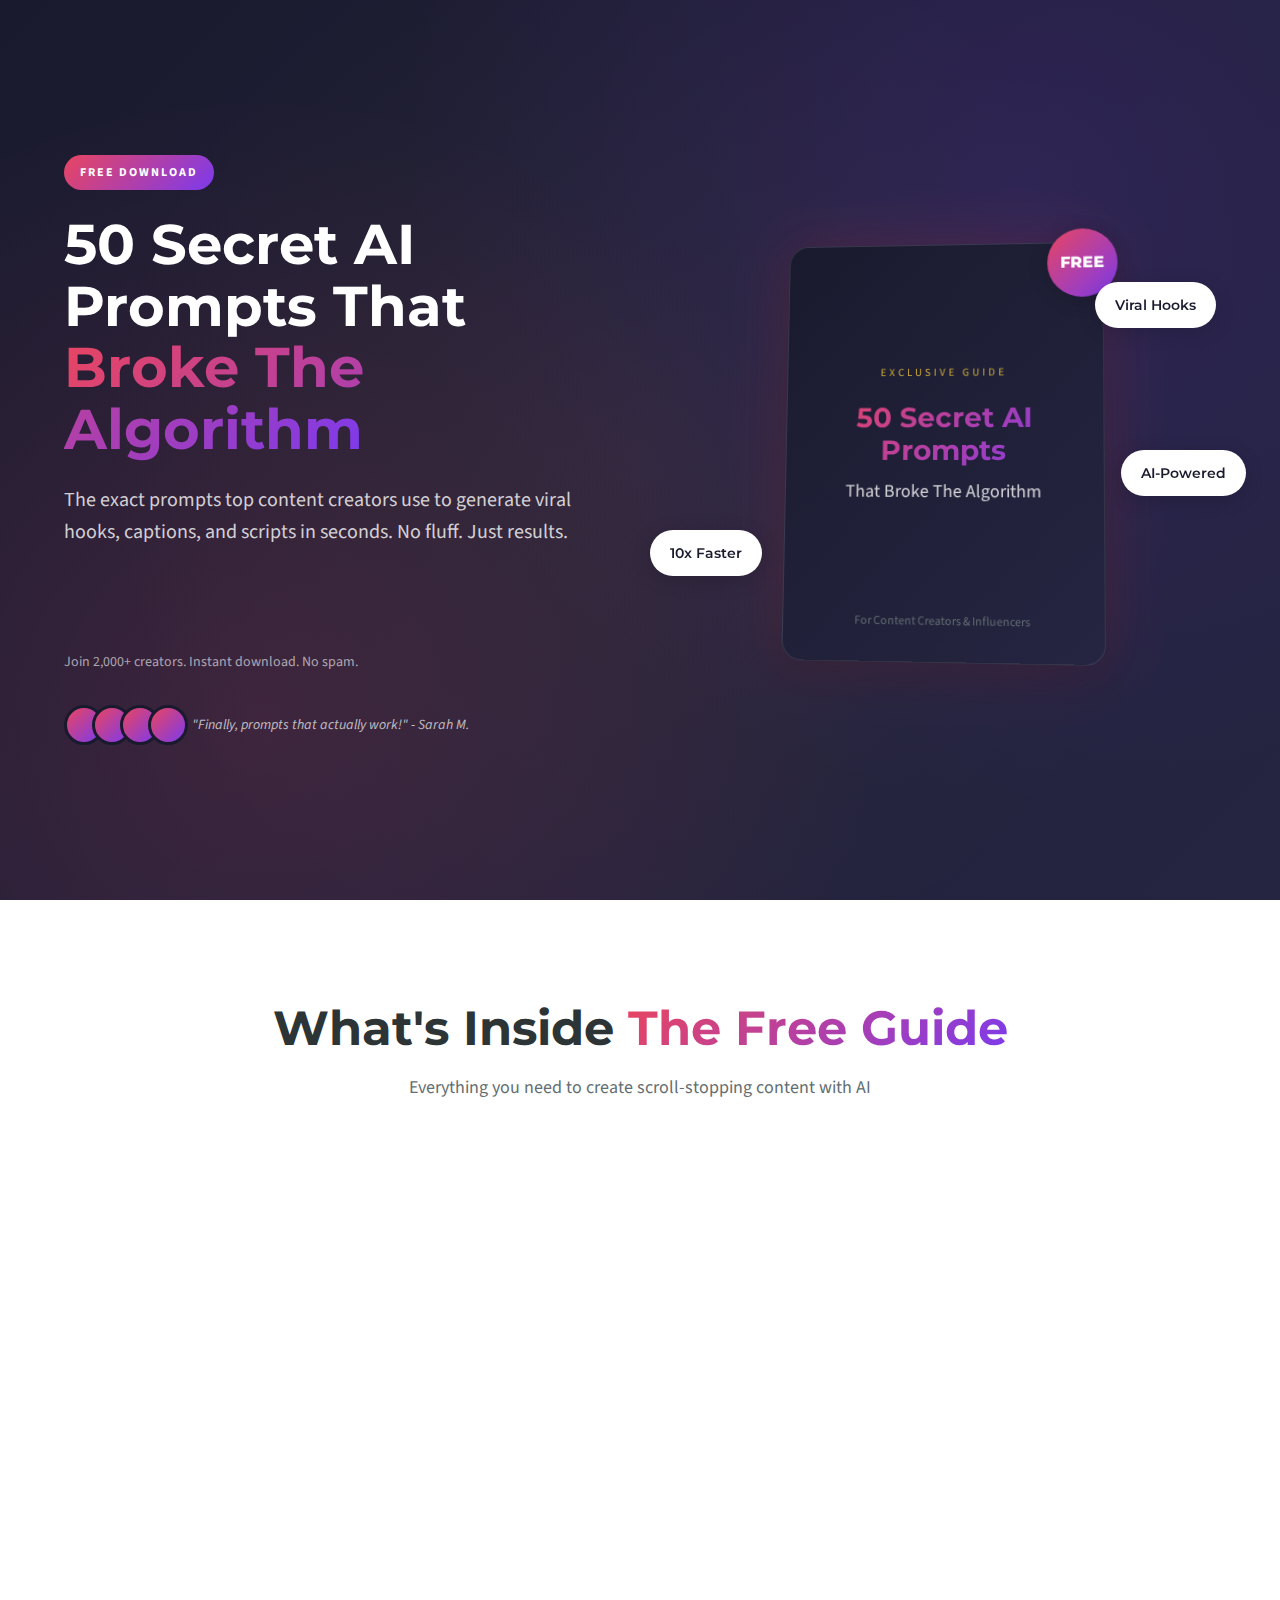
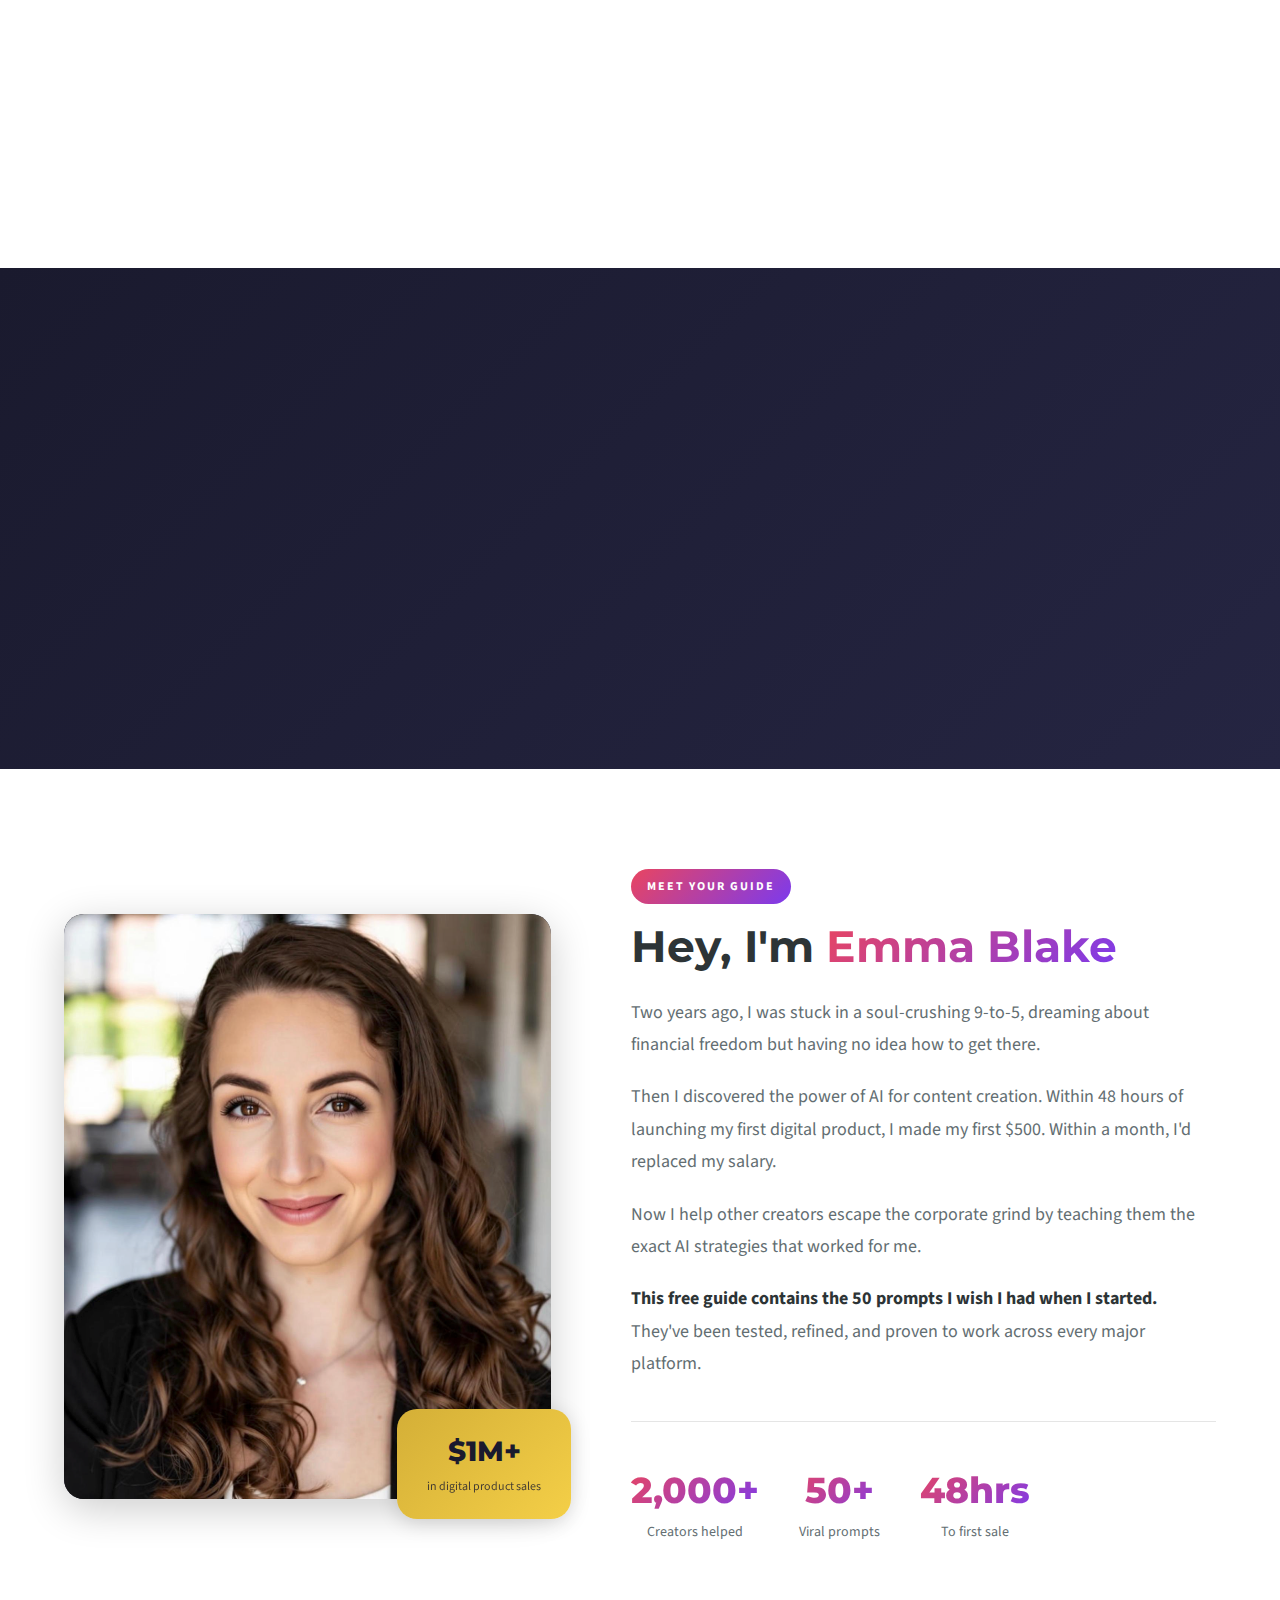
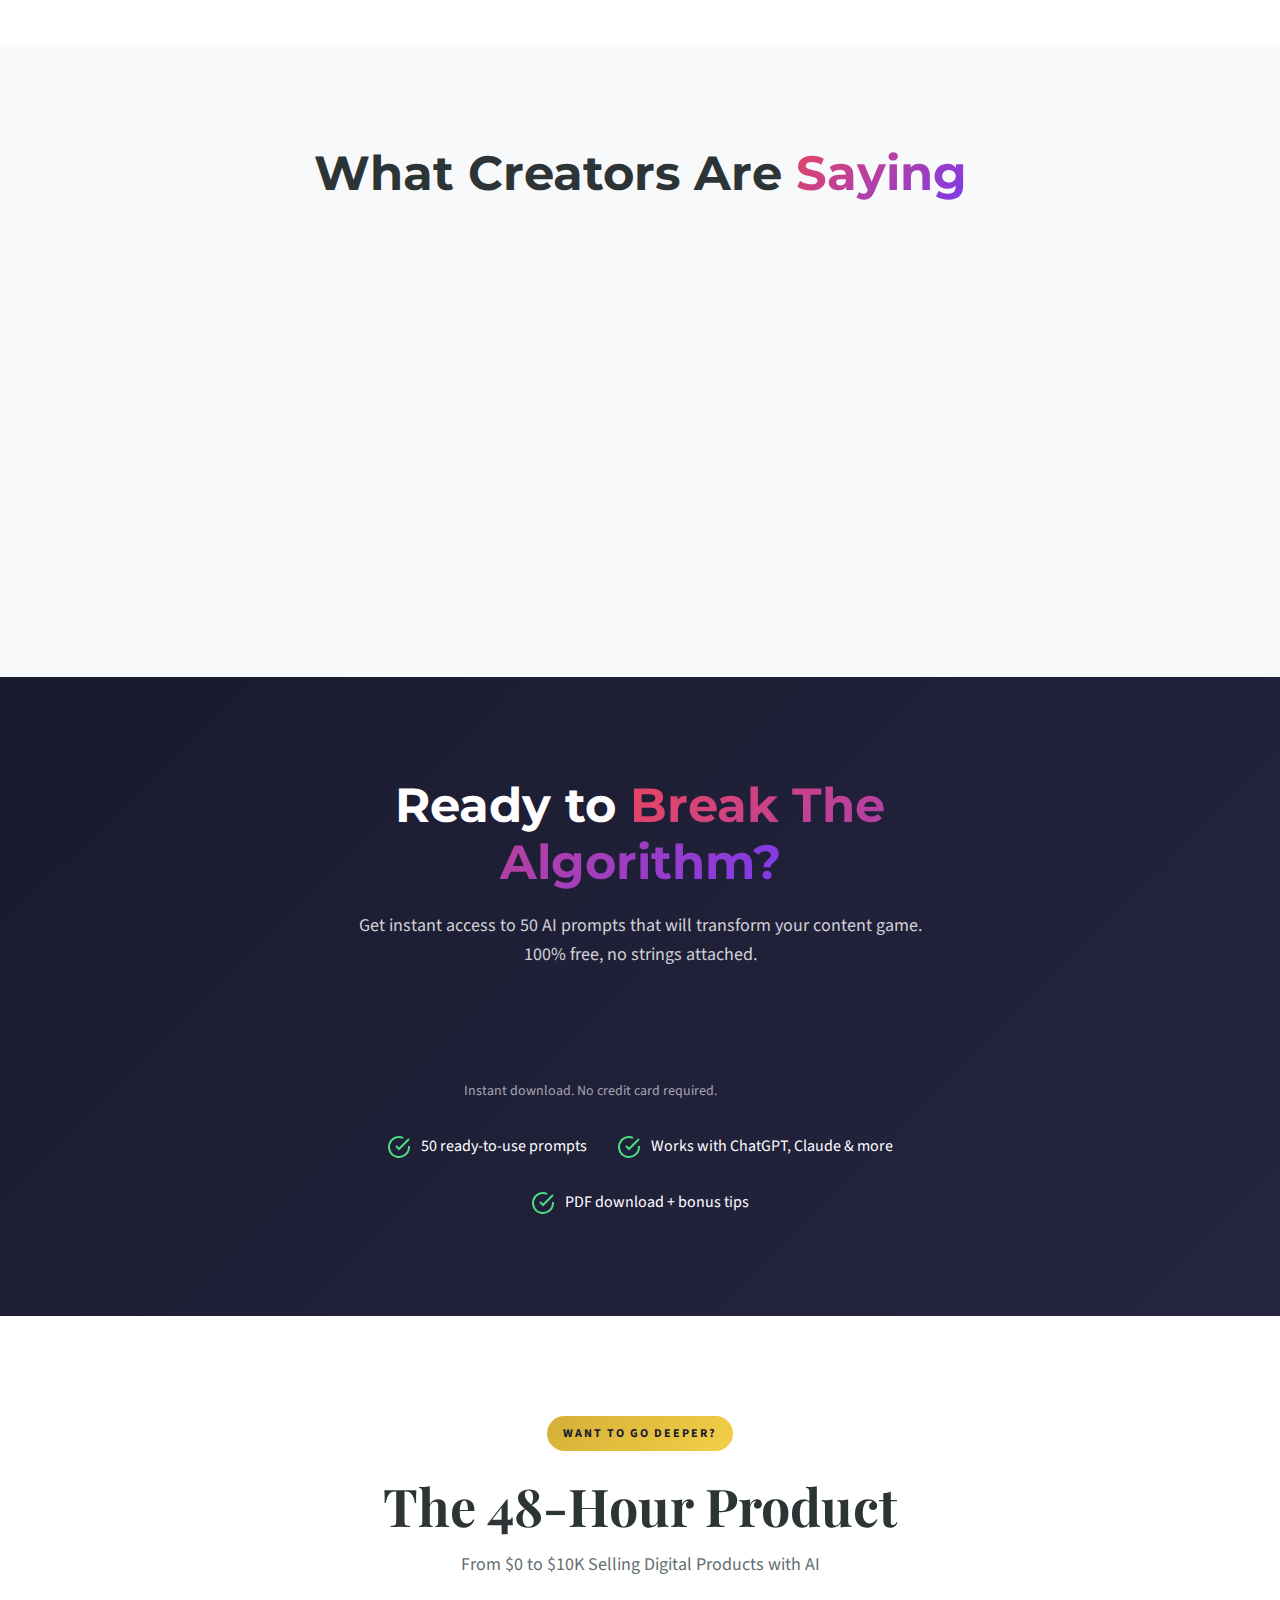
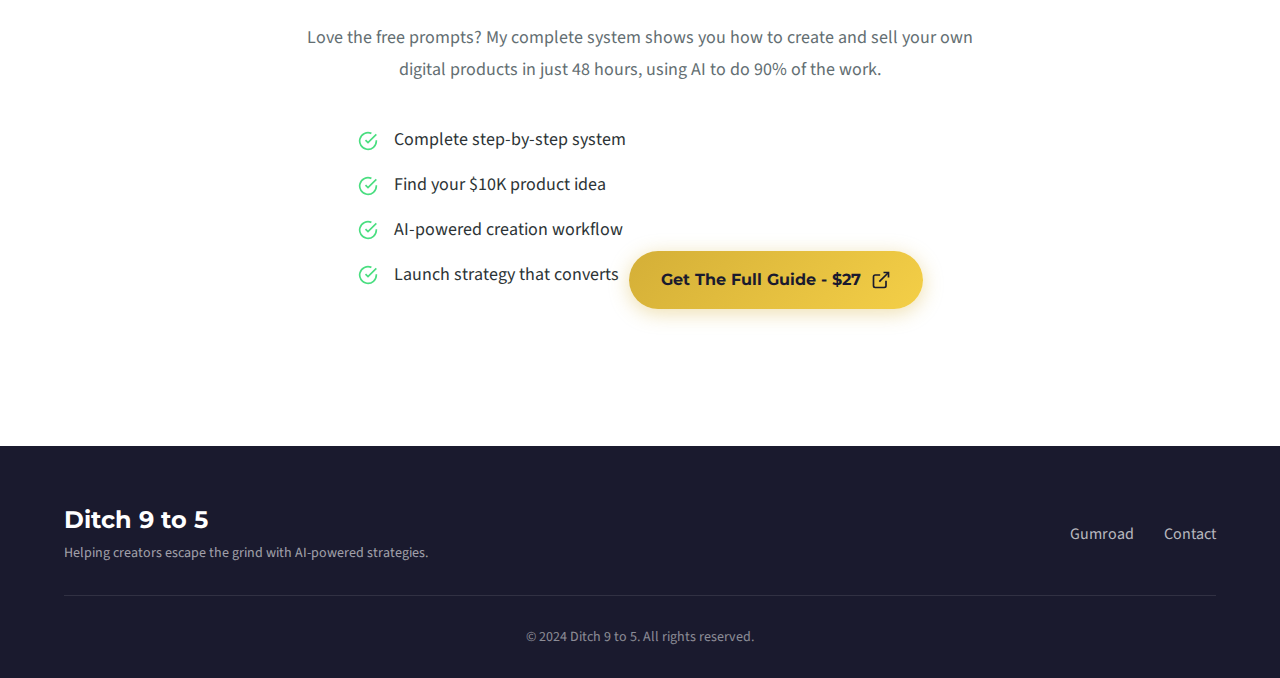
<file: index.html>
<!DOCTYPE html>
<html lang="en">
<head>
    <meta charset="UTF-8">
    <meta name="viewport" content="width=device-width, initial-scale=1.0">
    <title>Ditch 9 to 5 | Free AI Prompts That Broke The Algorithm</title>
    <meta name="description" content="Get 50 secret AI prompts that helped content creators go viral. Free instant download.">

    <!-- Open Graph -->
    <meta property="og:title" content="50 Secret AI Prompts That Broke The Algorithm">
    <meta property="og:description" content="Free guide: The exact prompts top creators use to go viral with AI-generated content.">
    <meta property="og:type" content="website">
    <meta property="og:url" content="https://ditch9to5.com">

    <!-- Fonts -->
    <link rel="preconnect" href="https://fonts.googleapis.com">
    <link rel="preconnect" href="https://fonts.gstatic.com" crossorigin>
    <link href="https://fonts.googleapis.com/css2?family=Montserrat:wght@400;600;700;800&family=Playfair+Display:wght@400;600;700&family=Source+Sans+Pro:wght@400;600&display=swap" rel="stylesheet">

    <link rel="stylesheet" href="styles.css">
    <script async src="https://subscribe-forms.beehiiv.com/embed.js"></script>
</head>
<body>
    <!-- Hero Section -->
    <section class="hero">
        <div class="hero-bg"></div>
        <div class="container">
            <div class="hero-content">
                <div class="hero-text">
                    <span class="badge">FREE DOWNLOAD</span>
                    <h1>50 Secret AI Prompts That <span class="highlight">Broke The Algorithm</span></h1>
                    <p class="subtitle">The exact prompts top content creators use to generate viral hooks, captions, and scripts in seconds. No fluff. Just results.</p>

                    <div class="beehiiv-form-container">
                        <iframe src="https://subscribe-forms.beehiiv.com/112ee3c7-5cba-4c5e-b4a2-837ec4555b46" class="beehiiv-embed" data-test-id="beehiiv-embed" frameborder="0" scrolling="no" style="width: 500px; height: 50px; margin: 0; border-radius: 50px !important; background-color: transparent; box-shadow: 0 0 #0000; max-width: 100%;"></iframe>
                        <p class="form-note">Join 2,000+ creators. Instant download. No spam.</p>
                    </div>

                    <div class="social-proof">
                        <div class="avatars">
                            <div class="avatar"></div>
                            <div class="avatar"></div>
                            <div class="avatar"></div>
                            <div class="avatar"></div>
                        </div>
                        <p>"Finally, prompts that actually work!" - Sarah M.</p>
                    </div>
                </div>

                <div class="hero-image">
                    <div class="ebook-mockup">
                        <div class="ebook-cover">
                            <div class="ebook-badge">FREE</div>
                            <span class="ebook-label">EXCLUSIVE GUIDE</span>
                            <h3>50 Secret AI Prompts</h3>
                            <p>That Broke The Algorithm</p>
                            <div class="ebook-footer">
                                <span>For Content Creators & Influencers</span>
                            </div>
                        </div>
                    </div>
                    <div class="floating-element floating-1">
                        <span>Viral Hooks</span>
                    </div>
                    <div class="floating-element floating-2">
                        <span>10x Faster</span>
                    </div>
                    <div class="floating-element floating-3">
                        <span>AI-Powered</span>
                    </div>
                </div>
            </div>
        </div>
    </section>

    <!-- What's Inside Section -->
    <section class="whats-inside">
        <div class="container">
            <h2>What's Inside <span class="highlight">The Free Guide</span></h2>
            <p class="section-subtitle">Everything you need to create scroll-stopping content with AI</p>

            <div class="features-grid">
                <div class="feature-card">
                    <div class="feature-icon">
                        <svg width="32" height="32" viewBox="0 0 24 24" fill="none" stroke="currentColor" stroke-width="2">
                            <path d="M12 2L2 7l10 5 10-5-10-5zM2 17l10 5 10-5M2 12l10 5 10-5"/>
                        </svg>
                    </div>
                    <h3>Viral Hook Templates</h3>
                    <p>15 battle-tested prompts for creating hooks that stop the scroll and boost engagement by 300%+</p>
                </div>

                <div class="feature-card">
                    <div class="feature-icon">
                        <svg width="32" height="32" viewBox="0 0 24 24" fill="none" stroke="currentColor" stroke-width="2">
                            <path d="M21 15a2 2 0 0 1-2 2H7l-4 4V5a2 2 0 0 1 2-2h14a2 2 0 0 1 2 2z"/>
                        </svg>
                    </div>
                    <h3>Caption Generators</h3>
                    <p>10 prompts that write engaging captions matching your unique voice and style in seconds</p>
                </div>

                <div class="feature-card">
                    <div class="feature-icon">
                        <svg width="32" height="32" viewBox="0 0 24 24" fill="none" stroke="currentColor" stroke-width="2">
                            <polygon points="23 7 16 12 23 17 23 7"/>
                            <rect x="1" y="5" width="15" height="14" rx="2" ry="2"/>
                        </svg>
                    </div>
                    <h3>Video Script Formulas</h3>
                    <p>12 prompts for YouTube, TikTok, and Reels scripts that keep viewers watching till the end</p>
                </div>

                <div class="feature-card">
                    <div class="feature-icon">
                        <svg width="32" height="32" viewBox="0 0 24 24" fill="none" stroke="currentColor" stroke-width="2">
                            <circle cx="12" cy="12" r="10"/>
                            <path d="M8 14s1.5 2 4 2 4-2 4-2"/>
                            <line x1="9" y1="9" x2="9.01" y2="9"/>
                            <line x1="15" y1="9" x2="15.01" y2="9"/>
                        </svg>
                    </div>
                    <h3>Engagement Boosters</h3>
                    <p>8 prompts for questions, polls, and CTAs that turn passive followers into active fans</p>
                </div>

                <div class="feature-card">
                    <div class="feature-icon">
                        <svg width="32" height="32" viewBox="0 0 24 24" fill="none" stroke="currentColor" stroke-width="2">
                            <path d="M22 11.08V12a10 10 0 1 1-5.93-9.14"/>
                            <polyline points="22 4 12 14.01 9 11.01"/>
                        </svg>
                    </div>
                    <h3>Copy-Paste Ready</h3>
                    <p>Every prompt is ready to use immediately. Just paste into ChatGPT and watch the magic happen</p>
                </div>

                <div class="feature-card">
                    <div class="feature-icon">
                        <svg width="32" height="32" viewBox="0 0 24 24" fill="none" stroke="currentColor" stroke-width="2">
                            <path d="M12 20V10"/>
                            <path d="M18 20V4"/>
                            <path d="M6 20v-4"/>
                        </svg>
                    </div>
                    <h3>Platform Specific</h3>
                    <p>5 bonus prompts optimized for each major platform: Instagram, TikTok, YouTube, Twitter/X</p>
                </div>
            </div>
        </div>
    </section>

    <!-- Transformation Section -->
    <section class="transformation">
        <div class="container">
            <div class="transformation-content">
                <div class="before-after">
                    <div class="before">
                        <h3>Before These Prompts</h3>
                        <ul>
                            <li>
                                <svg width="20" height="20" viewBox="0 0 24 24" fill="none" stroke="currentColor" stroke-width="2">
                                    <circle cx="12" cy="12" r="10"/>
                                    <line x1="15" y1="9" x2="9" y2="15"/>
                                    <line x1="9" y1="9" x2="15" y2="15"/>
                                </svg>
                                <span>Hours staring at a blank screen</span>
                            </li>
                            <li>
                                <svg width="20" height="20" viewBox="0 0 24 24" fill="none" stroke="currentColor" stroke-width="2">
                                    <circle cx="12" cy="12" r="10"/>
                                    <line x1="15" y1="9" x2="9" y2="15"/>
                                    <line x1="9" y1="9" x2="15" y2="15"/>
                                </svg>
                                <span>Generic AI outputs that sound robotic</span>
                            </li>
                            <li>
                                <svg width="20" height="20" viewBox="0 0 24 24" fill="none" stroke="currentColor" stroke-width="2">
                                    <circle cx="12" cy="12" r="10"/>
                                    <line x1="15" y1="9" x2="9" y2="15"/>
                                    <line x1="9" y1="9" x2="15" y2="15"/>
                                </svg>
                                <span>Posts that get buried in the feed</span>
                            </li>
                            <li>
                                <svg width="20" height="20" viewBox="0 0 24 24" fill="none" stroke="currentColor" stroke-width="2">
                                    <circle cx="12" cy="12" r="10"/>
                                    <line x1="15" y1="9" x2="9" y2="15"/>
                                    <line x1="9" y1="9" x2="15" y2="15"/>
                                </svg>
                                <span>Inconsistent posting schedule</span>
                            </li>
                        </ul>
                    </div>

                    <div class="after">
                        <h3>After These Prompts</h3>
                        <ul>
                            <li>
                                <svg width="20" height="20" viewBox="0 0 24 24" fill="none" stroke="currentColor" stroke-width="2">
                                    <path d="M22 11.08V12a10 10 0 1 1-5.93-9.14"/>
                                    <polyline points="22 4 12 14.01 9 11.01"/>
                                </svg>
                                <span>Content ideas in 30 seconds flat</span>
                            </li>
                            <li>
                                <svg width="20" height="20" viewBox="0 0 24 24" fill="none" stroke="currentColor" stroke-width="2">
                                    <path d="M22 11.08V12a10 10 0 1 1-5.93-9.14"/>
                                    <polyline points="22 4 12 14.01 9 11.01"/>
                                </svg>
                                <span>AI content that sounds like YOU</span>
                            </li>
                            <li>
                                <svg width="20" height="20" viewBox="0 0 24 24" fill="none" stroke="currentColor" stroke-width="2">
                                    <path d="M22 11.08V12a10 10 0 1 1-5.93-9.14"/>
                                    <polyline points="22 4 12 14.01 9 11.01"/>
                                </svg>
                                <span>Viral hooks that stop the scroll</span>
                            </li>
                            <li>
                                <svg width="20" height="20" viewBox="0 0 24 24" fill="none" stroke="currentColor" stroke-width="2">
                                    <path d="M22 11.08V12a10 10 0 1 1-5.93-9.14"/>
                                    <polyline points="22 4 12 14.01 9 11.01"/>
                                </svg>
                                <span>Weeks of content batched in hours</span>
                            </li>
                        </ul>
                    </div>
                </div>
            </div>
        </div>
    </section>

    <!-- About Emma Section -->
    <section class="about">
        <div class="container">
            <div class="about-content">
                <div class="about-image">
                    <div class="image-wrapper">
                        <img src="emma-blake.jpg" alt="Emma Blake - Author" loading="lazy">
                    </div>
                    <div class="about-badge">
                        <span class="badge-number">$1M+</span>
                        <span class="badge-text">in digital product sales</span>
                    </div>
                </div>

                <div class="about-text">
                    <span class="badge">MEET YOUR GUIDE</span>
                    <h2>Hey, I'm <span class="highlight">Emma Blake</span></h2>
                    <p>Two years ago, I was stuck in a soul-crushing 9-to-5, dreaming about financial freedom but having no idea how to get there.</p>
                    <p>Then I discovered the power of AI for content creation. Within 48 hours of launching my first digital product, I made my first $500. Within a month, I'd replaced my salary.</p>
                    <p>Now I help other creators escape the corporate grind by teaching them the exact AI strategies that worked for me.</p>
                    <p><strong>This free guide contains the 50 prompts I wish I had when I started.</strong> They've been tested, refined, and proven to work across every major platform.</p>

                    <div class="about-stats">
                        <div class="stat">
                            <span class="stat-number">2,000+</span>
                            <span class="stat-label">Creators helped</span>
                        </div>
                        <div class="stat">
                            <span class="stat-number">50+</span>
                            <span class="stat-label">Viral prompts</span>
                        </div>
                        <div class="stat">
                            <span class="stat-number">48hrs</span>
                            <span class="stat-label">To first sale</span>
                        </div>
                    </div>
                </div>
            </div>
        </div>
    </section>

    <!-- Testimonials Section -->
    <section class="testimonials">
        <div class="container">
            <h2>What Creators Are <span class="highlight">Saying</span></h2>

            <div class="testimonials-grid">
                <div class="testimonial-card">
                    <div class="stars">
                        <svg width="20" height="20" viewBox="0 0 24 24" fill="#d4af37"><polygon points="12 2 15.09 8.26 22 9.27 17 14.14 18.18 21.02 12 17.77 5.82 21.02 7 14.14 2 9.27 8.91 8.26 12 2"/></svg>
                        <svg width="20" height="20" viewBox="0 0 24 24" fill="#d4af37"><polygon points="12 2 15.09 8.26 22 9.27 17 14.14 18.18 21.02 12 17.77 5.82 21.02 7 14.14 2 9.27 8.91 8.26 12 2"/></svg>
                        <svg width="20" height="20" viewBox="0 0 24 24" fill="#d4af37"><polygon points="12 2 15.09 8.26 22 9.27 17 14.14 18.18 21.02 12 17.77 5.82 21.02 7 14.14 2 9.27 8.91 8.26 12 2"/></svg>
                        <svg width="20" height="20" viewBox="0 0 24 24" fill="#d4af37"><polygon points="12 2 15.09 8.26 22 9.27 17 14.14 18.18 21.02 12 17.77 5.82 21.02 7 14.14 2 9.27 8.91 8.26 12 2"/></svg>
                        <svg width="20" height="20" viewBox="0 0 24 24" fill="#d4af37"><polygon points="12 2 15.09 8.26 22 9.27 17 14.14 18.18 21.02 12 17.77 5.82 21.02 7 14.14 2 9.27 8.91 8.26 12 2"/></svg>
                    </div>
                    <p>"I went from posting once a week to having a month of content ready in one afternoon. These prompts are insane."</p>
                    <div class="testimonial-author">
                        <span class="author-name">Sarah M.</span>
                        <span class="author-title">Lifestyle Creator, 45K followers</span>
                    </div>
                </div>

                <div class="testimonial-card">
                    <div class="stars">
                        <svg width="20" height="20" viewBox="0 0 24 24" fill="#d4af37"><polygon points="12 2 15.09 8.26 22 9.27 17 14.14 18.18 21.02 12 17.77 5.82 21.02 7 14.14 2 9.27 8.91 8.26 12 2"/></svg>
                        <svg width="20" height="20" viewBox="0 0 24 24" fill="#d4af37"><polygon points="12 2 15.09 8.26 22 9.27 17 14.14 18.18 21.02 12 17.77 5.82 21.02 7 14.14 2 9.27 8.91 8.26 12 2"/></svg>
                        <svg width="20" height="20" viewBox="0 0 24 24" fill="#d4af37"><polygon points="12 2 15.09 8.26 22 9.27 17 14.14 18.18 21.02 12 17.77 5.82 21.02 7 14.14 2 9.27 8.91 8.26 12 2"/></svg>
                        <svg width="20" height="20" viewBox="0 0 24 24" fill="#d4af37"><polygon points="12 2 15.09 8.26 22 9.27 17 14.14 18.18 21.02 12 17.77 5.82 21.02 7 14.14 2 9.27 8.91 8.26 12 2"/></svg>
                        <svg width="20" height="20" viewBox="0 0 24 24" fill="#d4af37"><polygon points="12 2 15.09 8.26 22 9.27 17 14.14 18.18 21.02 12 17.77 5.82 21.02 7 14.14 2 9.27 8.91 8.26 12 2"/></svg>
                    </div>
                    <p>"The hook templates alone are worth it. My first Reel using prompt #7 got 500K views. Not kidding."</p>
                    <div class="testimonial-author">
                        <span class="author-name">Marcus T.</span>
                        <span class="author-title">Fitness Coach, 28K followers</span>
                    </div>
                </div>

                <div class="testimonial-card">
                    <div class="stars">
                        <svg width="20" height="20" viewBox="0 0 24 24" fill="#d4af37"><polygon points="12 2 15.09 8.26 22 9.27 17 14.14 18.18 21.02 12 17.77 5.82 21.02 7 14.14 2 9.27 8.91 8.26 12 2"/></svg>
                        <svg width="20" height="20" viewBox="0 0 24 24" fill="#d4af37"><polygon points="12 2 15.09 8.26 22 9.27 17 14.14 18.18 21.02 12 17.77 5.82 21.02 7 14.14 2 9.27 8.91 8.26 12 2"/></svg>
                        <svg width="20" height="20" viewBox="0 0 24 24" fill="#d4af37"><polygon points="12 2 15.09 8.26 22 9.27 17 14.14 18.18 21.02 12 17.77 5.82 21.02 7 14.14 2 9.27 8.91 8.26 12 2"/></svg>
                        <svg width="20" height="20" viewBox="0 0 24 24" fill="#d4af37"><polygon points="12 2 15.09 8.26 22 9.27 17 14.14 18.18 21.02 12 17.77 5.82 21.02 7 14.14 2 9.27 8.91 8.26 12 2"/></svg>
                        <svg width="20" height="20" viewBox="0 0 24 24" fill="#d4af37"><polygon points="12 2 15.09 8.26 22 9.27 17 14.14 18.18 21.02 12 17.77 5.82 21.02 7 14.14 2 9.27 8.91 8.26 12 2"/></svg>
                    </div>
                    <p>"Finally, AI prompts that don't make me sound like a robot. My audience thinks I've hired a copywriter."</p>
                    <div class="testimonial-author">
                        <span class="author-name">Jenna K.</span>
                        <span class="author-title">Beauty Influencer, 112K followers</span>
                    </div>
                </div>
            </div>
        </div>
    </section>

    <!-- CTA Section -->
    <section class="cta-section">
        <div class="container">
            <div class="cta-content">
                <h2>Ready to <span class="highlight">Break The Algorithm?</span></h2>
                <p>Get instant access to 50 AI prompts that will transform your content game. 100% free, no strings attached.</p>

                <div class="beehiiv-form-container">
                    <iframe src="https://subscribe-forms.beehiiv.com/112ee3c7-5cba-4c5e-b4a2-837ec4555b46" class="beehiiv-embed" data-test-id="beehiiv-embed" frameborder="0" scrolling="no" style="width: 500px; height: 50px; margin: 0; border-radius: 50px !important; background-color: transparent; box-shadow: 0 0 #0000; max-width: 100%;"></iframe>
                    <p class="form-note">Instant download. No credit card required.</p>
                </div>

                <div class="cta-bonus">
                    <div class="bonus-item">
                        <svg width="24" height="24" viewBox="0 0 24 24" fill="none" stroke="currentColor" stroke-width="2">
                            <path d="M22 11.08V12a10 10 0 1 1-5.93-9.14"/>
                            <polyline points="22 4 12 14.01 9 11.01"/>
                        </svg>
                        <span>50 ready-to-use prompts</span>
                    </div>
                    <div class="bonus-item">
                        <svg width="24" height="24" viewBox="0 0 24 24" fill="none" stroke="currentColor" stroke-width="2">
                            <path d="M22 11.08V12a10 10 0 1 1-5.93-9.14"/>
                            <polyline points="22 4 12 14.01 9 11.01"/>
                        </svg>
                        <span>Works with ChatGPT, Claude & more</span>
                    </div>
                    <div class="bonus-item">
                        <svg width="24" height="24" viewBox="0 0 24 24" fill="none" stroke="currentColor" stroke-width="2">
                            <path d="M22 11.08V12a10 10 0 1 1-5.93-9.14"/>
                            <polyline points="22 4 12 14.01 9 11.01"/>
                        </svg>
                        <span>PDF download + bonus tips</span>
                    </div>
                </div>
            </div>
        </div>
    </section>

    <!-- Paid Product Teaser -->
    <section class="paid-teaser">
        <div class="container">
            <div class="teaser-content">
                <span class="badge badge-gold">WANT TO GO DEEPER?</span>
                <h2>The 48-Hour Product</h2>
                <p class="teaser-subtitle">From $0 to $10K Selling Digital Products with AI</p>
                <p>Love the free prompts? My complete system shows you how to create and sell your own digital products in just 48 hours, using AI to do 90% of the work.</p>

                <ul class="teaser-features">
                    <li>
                        <svg width="20" height="20" viewBox="0 0 24 24" fill="none" stroke="currentColor" stroke-width="2">
                            <path d="M22 11.08V12a10 10 0 1 1-5.93-9.14"/>
                            <polyline points="22 4 12 14.01 9 11.01"/>
                        </svg>
                        <span>Complete step-by-step system</span>
                    </li>
                    <li>
                        <svg width="20" height="20" viewBox="0 0 24 24" fill="none" stroke="currentColor" stroke-width="2">
                            <path d="M22 11.08V12a10 10 0 1 1-5.93-9.14"/>
                            <polyline points="22 4 12 14.01 9 11.01"/>
                        </svg>
                        <span>Find your $10K product idea</span>
                    </li>
                    <li>
                        <svg width="20" height="20" viewBox="0 0 24 24" fill="none" stroke="currentColor" stroke-width="2">
                            <path d="M22 11.08V12a10 10 0 1 1-5.93-9.14"/>
                            <polyline points="22 4 12 14.01 9 11.01"/>
                        </svg>
                        <span>AI-powered creation workflow</span>
                    </li>
                    <li>
                        <svg width="20" height="20" viewBox="0 0 24 24" fill="none" stroke="currentColor" stroke-width="2">
                            <path d="M22 11.08V12a10 10 0 1 1-5.93-9.14"/>
                            <polyline points="22 4 12 14.01 9 11.01"/>
                        </svg>
                        <span>Launch strategy that converts</span>
                    </li>
                </ul>

                <a href="https://ditch9to5.gumroad.com/l/48hourproduct" class="btn btn-gold" target="_blank" rel="noopener">
                    <span>Get The Full Guide - $27</span>
                    <svg width="20" height="20" viewBox="0 0 24 24" fill="none" stroke="currentColor" stroke-width="2">
                        <path d="M18 13v6a2 2 0 0 1-2 2H5a2 2 0 0 1-2-2V8a2 2 0 0 1 2-2h6"/>
                        <polyline points="15 3 21 3 21 9"/>
                        <line x1="10" y1="14" x2="21" y2="3"/>
                    </svg>
                </a>
            </div>
        </div>
    </section>

    <!-- Footer -->
    <footer class="footer">
        <div class="container">
            <div class="footer-content">
                <div class="footer-brand">
                    <h3>Ditch 9 to 5</h3>
                    <p>Helping creators escape the grind with AI-powered strategies.</p>
                </div>

                <div class="footer-links">
                    <a href="https://ditch9to5.gumroad.com" target="_blank" rel="noopener">Gumroad</a>
                    <a href="mailto:hello@ditch9to5.com">Contact</a>
                </div>
            </div>

            <div class="footer-bottom">
                <p>&copy; 2024 Ditch 9 to 5. All rights reserved.</p>
            </div>
        </div>
    </footer>

    <!-- Success Modal -->
    <div class="modal" id="success-modal">
        <div class="modal-content">
            <div class="modal-icon">
                <svg width="64" height="64" viewBox="0 0 24 24" fill="none" stroke="currentColor" stroke-width="2">
                    <path d="M22 11.08V12a10 10 0 1 1-5.93-9.14"/>
                    <polyline points="22 4 12 14.01 9 11.01"/>
                </svg>
            </div>
            <h3>Check Your Inbox!</h3>
            <p>Your free guide is on its way. Check your email (and spam folder, just in case) for the download link.</p>
            <button class="btn btn-primary" onclick="closeModal()">Got it!</button>
        </div>
    </div>

    <script src="script.js"></script>
    <!-- Cloudflare Web Analytics --><script defer src='https://static.cloudflareinsights.com/beacon.min.js' data-cf-beacon='{"token": "98882e954ff742618ab17ebd94df5490"}'></script><!-- End Cloudflare Web Analytics -->
</body>
</html>
</file>
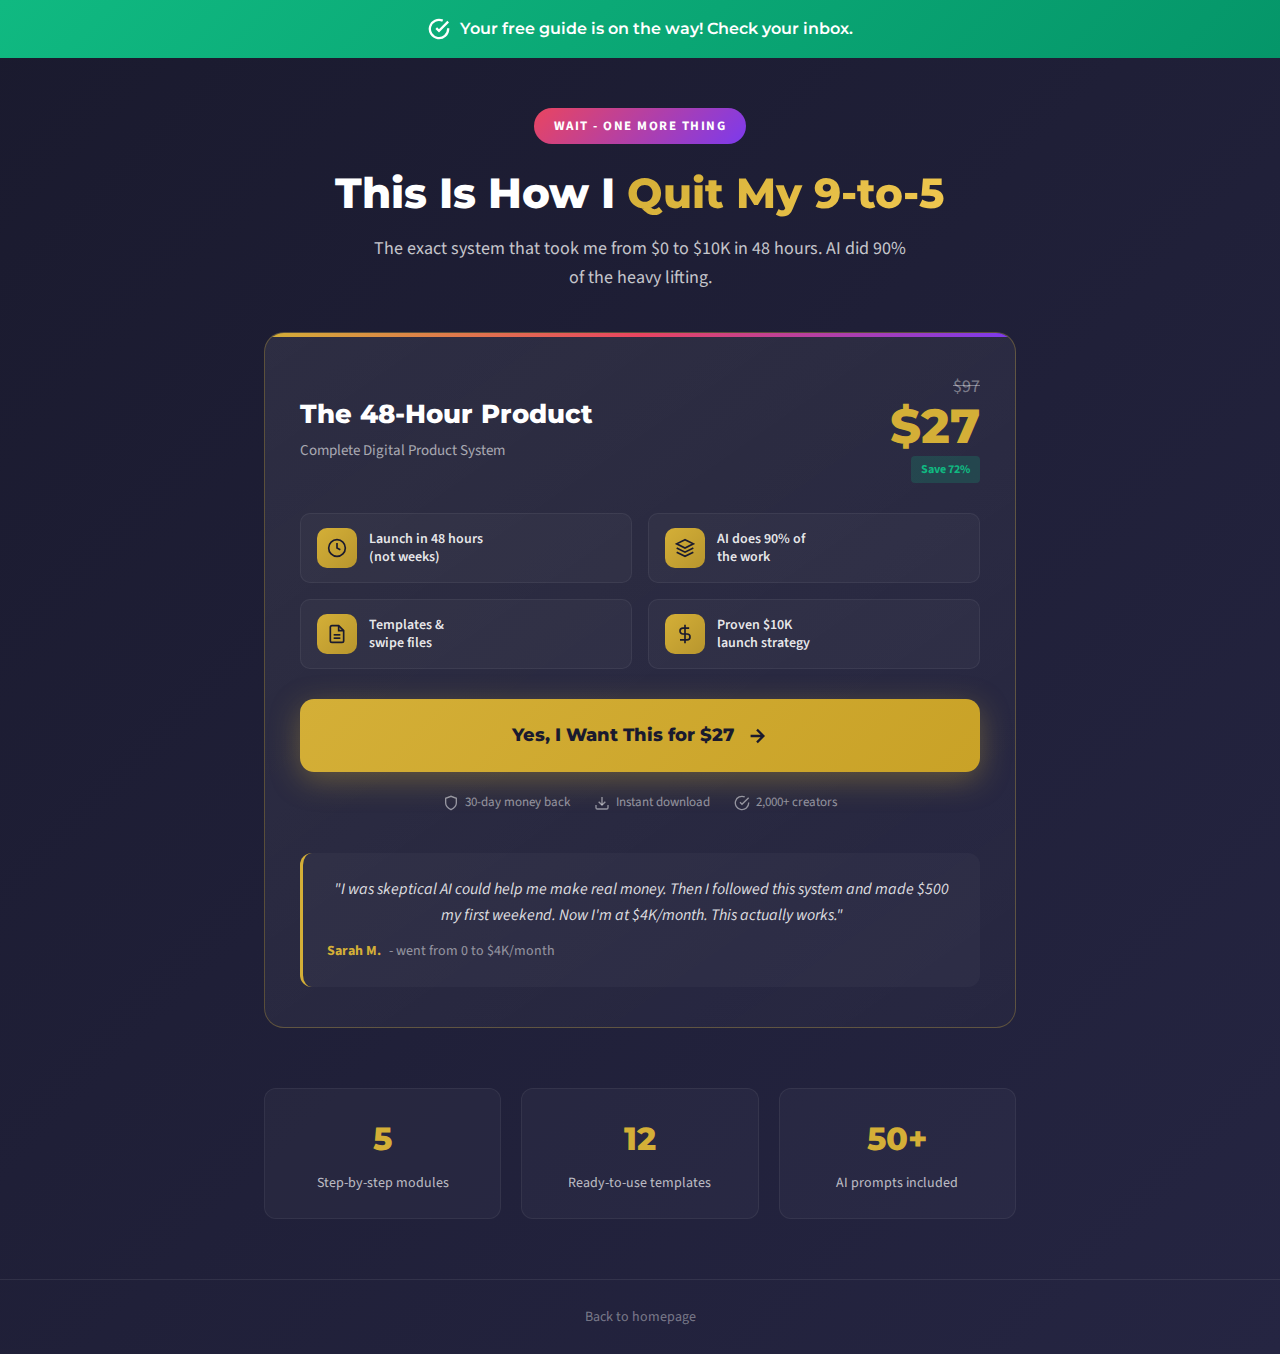
<file: thank-you.html>
<!DOCTYPE html>
<html lang="en">
<head>
    <meta charset="UTF-8">
    <meta name="viewport" content="width=device-width, initial-scale=1.0">
    <title>You're In! | Ditch 9 to 5</title>
    <meta name="description" content="Check your inbox for your free AI prompts guide.">

    <link rel="preconnect" href="https://fonts.googleapis.com">
    <link rel="preconnect" href="https://fonts.gstatic.com" crossorigin>
    <link href="https://fonts.googleapis.com/css2?family=Montserrat:wght@400;600;700;800&family=Source+Sans+Pro:wght@400;600&display=swap" rel="stylesheet">

    <!-- Meta Pixel Code -->
    <script>
    !function(f,b,e,v,n,t,s)
    {if(f.fbq)return;n=f.fbq=function(){n.callMethod?
    n.callMethod.apply(n,arguments):n.queue.push(arguments)};
    if(!f._fbq)f._fbq=n;n.push=n;n.loaded=!0;n.version='2.0';
    n.queue=[];t=b.createElement(e);t.async=!0;
    t.src=v;s=b.getElementsByTagName(e)[0];
    s.parentNode.insertBefore(t,s)}(window, document,'script',
    'https://connect.facebook.net/en_US/fbevents.js');
    fbq('init', '1234344788583944');
    fbq('track', 'PageView');
    fbq('track', 'Lead');
    </script>
    <noscript><img height="1" width="1" style="display:none"
    src="https://www.facebook.com/tr?id=1234344788583944&ev=PageView&noscript=1"
    /></noscript>
    <!-- End Meta Pixel Code -->

    <style>
        :root {
            --primary: #e94560;
            --purple: #7c3aed;
            --gold: #d4af37;
            --dark: #1a1a2e;
            --dark-light: #252542;
            --white: #ffffff;
        }

        * { box-sizing: border-box; margin: 0; padding: 0; }

        body {
            font-family: 'Source Sans Pro', sans-serif;
            background: linear-gradient(135deg, var(--dark) 0%, var(--dark-light) 100%);
            color: var(--white);
            min-height: 100vh;
            line-height: 1.6;
        }

        .container {
            max-width: 800px;
            margin: 0 auto;
            padding: 0 24px;
        }

        /* Success Banner */
        .success-banner {
            background: linear-gradient(135deg, #10b981, #059669);
            padding: 16px 20px;
            text-align: center;
        }

        .success-banner p {
            font-family: 'Montserrat', sans-serif;
            font-weight: 600;
            font-size: 16px;
            display: flex;
            align-items: center;
            justify-content: center;
            gap: 10px;
        }

        .success-banner svg {
            width: 22px;
            height: 22px;
        }

        /* Main Offer Section */
        .offer-section {
            padding: 50px 0 60px;
            text-align: center;
        }

        .offer-badge {
            display: inline-block;
            background: linear-gradient(135deg, var(--primary), var(--purple));
            color: var(--white);
            padding: 8px 20px;
            border-radius: 20px;
            font-size: 13px;
            font-weight: 700;
            text-transform: uppercase;
            letter-spacing: 1.5px;
            margin-bottom: 24px;
        }

        .offer-section h1 {
            font-family: 'Montserrat', sans-serif;
            font-size: clamp(28px, 5vw, 42px);
            font-weight: 800;
            margin-bottom: 16px;
            line-height: 1.2;
        }

        .highlight {
            background: linear-gradient(135deg, var(--gold), #f0c850);
            -webkit-background-clip: text;
            -webkit-text-fill-color: transparent;
            background-clip: text;
        }

        .offer-subtitle {
            font-size: 18px;
            color: rgba(255, 255, 255, 0.75);
            margin-bottom: 40px;
            max-width: 550px;
            margin-left: auto;
            margin-right: auto;
        }

        /* Product Card */
        .product-card {
            background: linear-gradient(145deg, rgba(255,255,255,0.08), rgba(255,255,255,0.02));
            border: 1px solid rgba(212, 175, 55, 0.3);
            border-radius: 20px;
            padding: 40px 35px;
            position: relative;
            overflow: hidden;
        }

        .product-card::before {
            content: '';
            position: absolute;
            top: 0;
            left: 0;
            right: 0;
            height: 4px;
            background: linear-gradient(90deg, var(--gold), var(--primary), var(--purple));
        }

        .product-header {
            display: flex;
            align-items: center;
            justify-content: space-between;
            margin-bottom: 30px;
            flex-wrap: wrap;
            gap: 20px;
        }

        .product-title {
            text-align: left;
        }

        .product-title h2 {
            font-family: 'Montserrat', sans-serif;
            font-size: 26px;
            font-weight: 800;
            margin-bottom: 4px;
        }

        .product-title p {
            font-size: 15px;
            color: rgba(255, 255, 255, 0.6);
        }

        .price-box {
            text-align: right;
        }

        .price-original {
            font-size: 18px;
            color: rgba(255, 255, 255, 0.4);
            text-decoration: line-through;
        }

        .price-current {
            font-family: 'Montserrat', sans-serif;
            font-size: 48px;
            font-weight: 800;
            color: var(--gold);
            line-height: 1;
        }

        .price-savings {
            display: inline-block;
            background: rgba(16, 185, 129, 0.2);
            color: #10b981;
            padding: 4px 10px;
            border-radius: 4px;
            font-size: 12px;
            font-weight: 700;
            margin-top: 6px;
        }

        /* Quick Benefits */
        .quick-benefits {
            display: grid;
            grid-template-columns: repeat(2, 1fr);
            gap: 16px;
            margin-bottom: 30px;
            text-align: left;
        }

        .benefit-item {
            display: flex;
            align-items: center;
            gap: 12px;
            padding: 14px 16px;
            background: rgba(255, 255, 255, 0.03);
            border-radius: 10px;
            border: 1px solid rgba(255, 255, 255, 0.06);
        }

        .benefit-icon {
            width: 40px;
            height: 40px;
            background: linear-gradient(135deg, var(--gold), #b8962e);
            border-radius: 10px;
            display: flex;
            align-items: center;
            justify-content: center;
            flex-shrink: 0;
        }

        .benefit-icon svg {
            width: 20px;
            height: 20px;
            stroke: var(--dark);
        }

        .benefit-text {
            font-size: 14px;
            font-weight: 600;
            color: rgba(255, 255, 255, 0.9);
            line-height: 1.3;
        }

        /* CTA Button */
        .cta-wrapper {
            margin-bottom: 20px;
        }

        .btn-gold {
            display: inline-flex;
            align-items: center;
            justify-content: center;
            gap: 12px;
            width: 100%;
            padding: 22px 40px;
            background: linear-gradient(135deg, var(--gold), #c9a227);
            color: var(--dark);
            text-decoration: none;
            border-radius: 14px;
            font-family: 'Montserrat', sans-serif;
            font-weight: 800;
            font-size: 18px;
            transition: all 0.3s ease;
            box-shadow: 0 8px 30px rgba(212, 175, 55, 0.35);
        }

        .btn-gold:hover {
            transform: translateY(-2px);
            box-shadow: 0 12px 40px rgba(212, 175, 55, 0.5);
        }

        .btn-gold svg {
            width: 22px;
            height: 22px;
            transition: transform 0.3s ease;
        }

        .btn-gold:hover svg {
            transform: translateX(4px);
        }

        /* Trust Signals */
        .trust-row {
            display: flex;
            align-items: center;
            justify-content: center;
            gap: 24px;
            flex-wrap: wrap;
            font-size: 13px;
            color: rgba(255, 255, 255, 0.5);
        }

        .trust-item {
            display: flex;
            align-items: center;
            gap: 6px;
        }

        .trust-item svg {
            width: 16px;
            height: 16px;
            stroke: rgba(255, 255, 255, 0.5);
        }

        /* Testimonial */
        .testimonial {
            margin-top: 40px;
            padding: 24px;
            background: rgba(255, 255, 255, 0.03);
            border-radius: 12px;
            border-left: 3px solid var(--gold);
        }

        .testimonial p {
            font-size: 16px;
            font-style: italic;
            color: rgba(255, 255, 255, 0.85);
            margin-bottom: 12px;
        }

        .testimonial-author {
            display: flex;
            align-items: center;
            gap: 8px;
            font-size: 14px;
        }

        .testimonial-author strong {
            color: var(--gold);
        }

        .testimonial-author span {
            color: rgba(255, 255, 255, 0.5);
        }

        /* What's Inside Preview */
        .preview-section {
            padding: 0 0 60px;
        }

        .preview-grid {
            display: grid;
            grid-template-columns: repeat(3, 1fr);
            gap: 20px;
        }

        .preview-item {
            text-align: center;
            padding: 24px 16px;
            background: rgba(255, 255, 255, 0.03);
            border-radius: 12px;
            border: 1px solid rgba(255, 255, 255, 0.06);
        }

        .preview-item .number {
            font-family: 'Montserrat', sans-serif;
            font-size: 32px;
            font-weight: 800;
            color: var(--gold);
            margin-bottom: 8px;
        }

        .preview-item .label {
            font-size: 14px;
            color: rgba(255, 255, 255, 0.7);
        }

        /* Footer */
        .footer {
            padding: 24px 0;
            text-align: center;
            border-top: 1px solid rgba(255, 255, 255, 0.08);
        }

        .footer a {
            color: rgba(255, 255, 255, 0.4);
            text-decoration: none;
            font-size: 14px;
            transition: color 0.3s;
        }

        .footer a:hover {
            color: var(--white);
        }

        /* Responsive */
        @media (max-width: 600px) {
            .offer-section {
                padding: 40px 0 50px;
            }

            .product-card {
                padding: 30px 20px;
            }

            .product-header {
                flex-direction: column;
                text-align: center;
            }

            .product-title {
                text-align: center;
            }

            .price-box {
                text-align: center;
            }

            .quick-benefits {
                grid-template-columns: 1fr;
            }

            .preview-grid {
                grid-template-columns: repeat(3, 1fr);
                gap: 12px;
            }

            .preview-item {
                padding: 16px 10px;
            }

            .preview-item .number {
                font-size: 24px;
            }

            .preview-item .label {
                font-size: 12px;
            }

            .trust-row {
                flex-direction: column;
                gap: 12px;
            }

            .btn-gold {
                padding: 18px 30px;
                font-size: 16px;
            }

            .price-current {
                font-size: 40px;
            }
        }
    </style>
</head>
<body>
    <!-- Success Banner -->
    <div class="success-banner">
        <p>
            <svg viewBox="0 0 24 24" fill="none" stroke="currentColor" stroke-width="2.5">
                <path d="M22 11.08V12a10 10 0 1 1-5.93-9.14"/>
                <polyline points="22 4 12 14.01 9 11.01"/>
            </svg>
            Your free guide is on the way! Check your inbox.
        </p>
    </div>

    <!-- Main Offer Section -->
    <section class="offer-section">
        <div class="container">
            <span class="offer-badge">Wait - One More Thing</span>
            <h1>This Is How I <span class="highlight">Quit My 9-to-5</span></h1>
            <p class="offer-subtitle">The exact system that took me from $0 to $10K in 48 hours. AI did 90% of the heavy lifting.</p>

            <div class="product-card">
                <div class="product-header">
                    <div class="product-title">
                        <h2>The 48-Hour Product</h2>
                        <p>Complete Digital Product System</p>
                    </div>
                    <div class="price-box">
                        <span class="price-original">$97</span>
                        <div class="price-current">$27</div>
                        <span class="price-savings">Save 72%</span>
                    </div>
                </div>

                <div class="quick-benefits">
                    <div class="benefit-item">
                        <div class="benefit-icon">
                            <svg viewBox="0 0 24 24" fill="none" stroke="currentColor" stroke-width="2">
                                <circle cx="12" cy="12" r="10"/>
                                <path d="M12 6v6l4 2"/>
                            </svg>
                        </div>
                        <span class="benefit-text">Launch in 48 hours<br/>(not weeks)</span>
                    </div>
                    <div class="benefit-item">
                        <div class="benefit-icon">
                            <svg viewBox="0 0 24 24" fill="none" stroke="currentColor" stroke-width="2">
                                <path d="M12 2L2 7l10 5 10-5-10-5zM2 17l10 5 10-5M2 12l10 5 10-5"/>
                            </svg>
                        </div>
                        <span class="benefit-text">AI does 90% of<br/>the work</span>
                    </div>
                    <div class="benefit-item">
                        <div class="benefit-icon">
                            <svg viewBox="0 0 24 24" fill="none" stroke="currentColor" stroke-width="2">
                                <path d="M14 2H6a2 2 0 0 0-2 2v16a2 2 0 0 0 2 2h12a2 2 0 0 0 2-2V8z"/>
                                <polyline points="14 2 14 8 20 8"/>
                                <line x1="16" y1="13" x2="8" y2="13"/>
                                <line x1="16" y1="17" x2="8" y2="17"/>
                            </svg>
                        </div>
                        <span class="benefit-text">Templates &<br/>swipe files</span>
                    </div>
                    <div class="benefit-item">
                        <div class="benefit-icon">
                            <svg viewBox="0 0 24 24" fill="none" stroke="currentColor" stroke-width="2">
                                <line x1="12" y1="1" x2="12" y2="23"/>
                                <path d="M17 5H9.5a3.5 3.5 0 0 0 0 7h5a3.5 3.5 0 0 1 0 7H6"/>
                            </svg>
                        </div>
                        <span class="benefit-text">Proven $10K<br/>launch strategy</span>
                    </div>
                </div>

                <div class="cta-wrapper">
                    <a href="https://ditch9to5.gumroad.com/l/48hourproduct" class="btn-gold" target="_blank" rel="noopener">
                        <span>Yes, I Want This for $27</span>
                        <svg viewBox="0 0 24 24" fill="none" stroke="currentColor" stroke-width="2.5">
                            <path d="M5 12h14M12 5l7 7-7 7"/>
                        </svg>
                    </a>
                </div>

                <div class="trust-row">
                    <div class="trust-item">
                        <svg viewBox="0 0 24 24" fill="none" stroke="currentColor" stroke-width="2">
                            <path d="M12 22s8-4 8-10V5l-8-3-8 3v7c0 6 8 10 8 10z"/>
                        </svg>
                        <span>30-day money back</span>
                    </div>
                    <div class="trust-item">
                        <svg viewBox="0 0 24 24" fill="none" stroke="currentColor" stroke-width="2">
                            <path d="M21 15v4a2 2 0 0 1-2 2H5a2 2 0 0 1-2-2v-4"/>
                            <polyline points="7 10 12 15 17 10"/>
                            <line x1="12" y1="15" x2="12" y2="3"/>
                        </svg>
                        <span>Instant download</span>
                    </div>
                    <div class="trust-item">
                        <svg viewBox="0 0 24 24" fill="none" stroke="currentColor" stroke-width="2">
                            <path d="M22 11.08V12a10 10 0 1 1-5.93-9.14"/>
                            <polyline points="22 4 12 14.01 9 11.01"/>
                        </svg>
                        <span>2,000+ creators</span>
                    </div>
                </div>

                <div class="testimonial">
                    <p>"I was skeptical AI could help me make real money. Then I followed this system and made $500 my first weekend. Now I'm at $4K/month. This actually works."</p>
                    <div class="testimonial-author">
                        <strong>Sarah M.</strong>
                        <span>- went from 0 to $4K/month</span>
                    </div>
                </div>
            </div>
        </div>
    </section>

    <!-- What's Inside Preview -->
    <section class="preview-section">
        <div class="container">
            <div class="preview-grid">
                <div class="preview-item">
                    <div class="number">5</div>
                    <div class="label">Step-by-step modules</div>
                </div>
                <div class="preview-item">
                    <div class="number">12</div>
                    <div class="label">Ready-to-use templates</div>
                </div>
                <div class="preview-item">
                    <div class="number">50+</div>
                    <div class="label">AI prompts included</div>
                </div>
            </div>
        </div>
    </section>

    <!-- Footer -->
    <footer class="footer">
        <div class="container">
            <a href="/">Back to homepage</a>
        </div>
    </footer>
    <!-- Cloudflare Web Analytics --><script defer src='https://static.cloudflareinsights.com/beacon.min.js' data-cf-beacon='{"token": "98882e954ff742618ab17ebd94df5490"}'></script><!-- End Cloudflare Web Analytics -->
</body>
</html>
</file>
<file: styles.css>
/* ===================================
   DITCH 9 TO 5 - Landing Page Styles
   Design System from Ebook Brand
   =================================== */

/* CSS Variables - Design System */
:root {
    --primary: #1a1a2e;
    --primary-light: #252542;
    --accent: #e94560;
    --accent-hover: #ff5a75;
    --gold: #d4af37;
    --gold-hover: #e6c555;
    --purple: #7c3aed;
    --purple-hover: #9333ea;
    --light: #f8f9fa;
    --text: #2d3436;
    --text-muted: #636e72;
    --success: #4ade80;
    --white: #ffffff;
    --gradient-primary: linear-gradient(135deg, var(--primary) 0%, var(--primary-light) 100%);
    --gradient-accent: linear-gradient(135deg, var(--accent) 0%, var(--purple) 100%);
    --gradient-gold: linear-gradient(135deg, var(--gold) 0%, #f4cf47 100%);
    --shadow-sm: 0 2px 8px rgba(0, 0, 0, 0.1);
    --shadow-md: 0 4px 20px rgba(0, 0, 0, 0.15);
    --shadow-lg: 0 10px 40px rgba(0, 0, 0, 0.2);
    --shadow-glow: 0 0 40px rgba(233, 69, 96, 0.3);
    --radius-sm: 8px;
    --radius-md: 12px;
    --radius-lg: 20px;
    --radius-xl: 30px;
}

/* Reset & Base */
*, *::before, *::after {
    box-sizing: border-box;
    margin: 0;
    padding: 0;
}

html {
    scroll-behavior: smooth;
}

body {
    font-family: 'Source Sans Pro', -apple-system, BlinkMacSystemFont, sans-serif;
    font-size: 16px;
    line-height: 1.6;
    color: var(--text);
    background: var(--light);
    overflow-x: hidden;
}

h1, h2, h3, h4, h5, h6 {
    font-family: 'Montserrat', sans-serif;
    font-weight: 700;
    line-height: 1.2;
}

.container {
    max-width: 1200px;
    margin: 0 auto;
    padding: 0 24px;
}

img {
    max-width: 100%;
    height: auto;
}

a {
    text-decoration: none;
    color: inherit;
    transition: color 0.3s ease;
}

/* Utility Classes */
.badge {
    display: inline-block;
    padding: 8px 16px;
    font-size: 12px;
    font-weight: 700;
    letter-spacing: 2px;
    text-transform: uppercase;
    background: var(--gradient-accent);
    color: var(--white);
    border-radius: var(--radius-xl);
}

.badge-gold {
    background: var(--gradient-gold);
    color: var(--primary);
}

.highlight {
    background: var(--gradient-accent);
    -webkit-background-clip: text;
    -webkit-text-fill-color: transparent;
    background-clip: text;
}

/* Buttons */
.btn {
    display: inline-flex;
    align-items: center;
    justify-content: center;
    gap: 10px;
    padding: 16px 32px;
    font-family: 'Montserrat', sans-serif;
    font-size: 16px;
    font-weight: 700;
    border: none;
    border-radius: var(--radius-xl);
    cursor: pointer;
    transition: all 0.3s ease;
}

.btn-primary {
    background: var(--gradient-accent);
    color: var(--white);
    box-shadow: 0 4px 20px rgba(233, 69, 96, 0.4);
}

.btn-primary:hover {
    transform: translateY(-2px);
    box-shadow: 0 6px 30px rgba(233, 69, 96, 0.5);
}

.btn-gold {
    background: var(--gradient-gold);
    color: var(--primary);
    box-shadow: 0 4px 20px rgba(212, 175, 55, 0.4);
}

.btn-gold:hover {
    transform: translateY(-2px);
    box-shadow: 0 6px 30px rgba(212, 175, 55, 0.5);
}

/* Form Styles */
.email-form {
    width: 100%;
    max-width: 500px;
}

.form-group {
    display: flex;
    gap: 12px;
    background: var(--white);
    padding: 8px;
    border-radius: var(--radius-xl);
    box-shadow: var(--shadow-md);
}

.form-group input {
    flex: 1;
    padding: 16px 20px;
    font-size: 16px;
    font-family: 'Source Sans Pro', sans-serif;
    border: none;
    background: transparent;
    outline: none;
}

.form-group input::placeholder {
    color: var(--text-muted);
}

.form-group .btn {
    white-space: nowrap;
}

.form-note {
    margin-top: 12px;
    font-size: 14px;
    color: var(--text-muted);
    text-align: center;
}

/* Beehiiv Embed Form */
.beehiiv-form-container {
    width: 100%;
    max-width: 500px;
    margin-bottom: 32px;
    overflow: hidden;
}

.beehiiv-form-container iframe {
    width: 100%;
    border-radius: var(--radius-xl);
}

.hero .beehiiv-form-container .form-note {
    color: rgba(255, 255, 255, 0.6);
    text-align: left;
}

/* ===================================
   HERO SECTION
   =================================== */
.hero {
    position: relative;
    min-height: 100vh;
    display: flex;
    align-items: center;
    background: var(--gradient-primary);
    color: var(--white);
    overflow: hidden;
    padding: 60px 0;
}

.hero-bg {
    position: absolute;
    inset: 0;
    background:
        radial-gradient(circle at 20% 80%, rgba(233, 69, 96, 0.15) 0%, transparent 50%),
        radial-gradient(circle at 80% 20%, rgba(124, 58, 237, 0.15) 0%, transparent 50%),
        radial-gradient(circle at 50% 50%, rgba(212, 175, 55, 0.05) 0%, transparent 70%);
}

.hero-content {
    position: relative;
    display: grid;
    grid-template-columns: 1fr 1fr;
    gap: 60px;
    align-items: center;
}

.hero-text {
    max-width: 560px;
}

.hero-text .badge {
    margin-bottom: 24px;
}

.hero-text h1 {
    font-size: clamp(36px, 5vw, 56px);
    margin-bottom: 24px;
    line-height: 1.1;
}

.hero-text .subtitle {
    font-size: 20px;
    color: rgba(255, 255, 255, 0.8);
    margin-bottom: 32px;
    line-height: 1.6;
}

.hero .email-form {
    margin-bottom: 32px;
}

.hero .form-note {
    color: rgba(255, 255, 255, 0.6);
    text-align: left;
}

.social-proof {
    display: flex;
    align-items: center;
    gap: 16px;
}

.avatars {
    display: flex;
}

.avatar {
    width: 40px;
    height: 40px;
    border-radius: 50%;
    border: 3px solid var(--primary);
    margin-right: -12px;
    background: linear-gradient(135deg, var(--accent), var(--purple));
}

.social-proof p {
    font-size: 14px;
    color: rgba(255, 255, 255, 0.7);
    font-style: italic;
}

/* Ebook Mockup */
.hero-image {
    position: relative;
    display: flex;
    justify-content: center;
    align-items: center;
}

.ebook-mockup {
    position: relative;
    perspective: 1000px;
}

.ebook-cover {
    position: relative;
    width: 320px;
    height: 420px;
    background: var(--gradient-primary);
    border-radius: var(--radius-lg);
    padding: 40px 30px;
    display: flex;
    flex-direction: column;
    justify-content: center;
    align-items: center;
    text-align: center;
    box-shadow:
        var(--shadow-lg),
        0 0 60px rgba(233, 69, 96, 0.2);
    transform: rotateY(-5deg) rotateX(5deg);
    transition: transform 0.5s ease;
    border: 1px solid rgba(255, 255, 255, 0.1);
}

.ebook-cover:hover {
    transform: rotateY(0) rotateX(0);
}

.ebook-badge {
    position: absolute;
    top: -15px;
    right: -15px;
    width: 70px;
    height: 70px;
    background: var(--gradient-accent);
    border-radius: 50%;
    display: flex;
    align-items: center;
    justify-content: center;
    font-family: 'Montserrat', sans-serif;
    font-weight: 800;
    font-size: 16px;
    box-shadow: var(--shadow-md);
    animation: pulse 2s infinite;
}

@keyframes pulse {
    0%, 100% { transform: scale(1); }
    50% { transform: scale(1.05); }
}

.ebook-label {
    font-size: 11px;
    letter-spacing: 3px;
    color: var(--gold);
    margin-bottom: 20px;
}

.ebook-cover h3 {
    font-size: 28px;
    margin-bottom: 10px;
    background: var(--gradient-accent);
    -webkit-background-clip: text;
    -webkit-text-fill-color: transparent;
    background-clip: text;
}

.ebook-cover p {
    font-size: 18px;
    color: rgba(255, 255, 255, 0.8);
    margin-bottom: 30px;
}

.ebook-footer {
    position: absolute;
    bottom: 30px;
    font-size: 12px;
    color: var(--text-muted);
}

/* Floating Elements */
.floating-element {
    position: absolute;
    padding: 12px 20px;
    background: var(--white);
    border-radius: var(--radius-xl);
    box-shadow: var(--shadow-md);
    font-family: 'Montserrat', sans-serif;
    font-size: 14px;
    font-weight: 600;
    color: var(--primary);
    animation: float 3s ease-in-out infinite;
}

.floating-1 {
    top: 10%;
    right: 0;
    animation-delay: 0s;
}

.floating-2 {
    bottom: 20%;
    left: -20px;
    animation-delay: 1s;
}

.floating-3 {
    top: 50%;
    right: -30px;
    animation-delay: 2s;
}

@keyframes float {
    0%, 100% { transform: translateY(0); }
    50% { transform: translateY(-10px); }
}

/* ===================================
   WHAT'S INSIDE SECTION
   =================================== */
.whats-inside {
    padding: 100px 0;
    background: var(--white);
}

.whats-inside h2 {
    font-size: clamp(32px, 4vw, 48px);
    text-align: center;
    margin-bottom: 16px;
}

.section-subtitle {
    text-align: center;
    font-size: 18px;
    color: var(--text-muted);
    margin-bottom: 60px;
}

.features-grid {
    display: grid;
    grid-template-columns: repeat(3, 1fr);
    gap: 30px;
}

.feature-card {
    padding: 40px 30px;
    background: var(--light);
    border-radius: var(--radius-lg);
    transition: all 0.3s ease;
    border: 1px solid transparent;
}

.feature-card:hover {
    background: var(--white);
    border-color: rgba(233, 69, 96, 0.2);
    box-shadow: var(--shadow-md);
    transform: translateY(-5px);
}

.feature-icon {
    width: 64px;
    height: 64px;
    background: var(--gradient-accent);
    border-radius: var(--radius-md);
    display: flex;
    align-items: center;
    justify-content: center;
    margin-bottom: 24px;
}

.feature-icon svg {
    stroke: var(--white);
}

.feature-card h3 {
    font-size: 20px;
    margin-bottom: 12px;
}

.feature-card p {
    color: var(--text-muted);
    line-height: 1.7;
}

/* ===================================
   TRANSFORMATION SECTION
   =================================== */
.transformation {
    padding: 100px 0;
    background: var(--gradient-primary);
    color: var(--white);
}

.before-after {
    display: grid;
    grid-template-columns: 1fr 1fr;
    gap: 40px;
}

.before, .after {
    padding: 40px;
    border-radius: var(--radius-lg);
}

.before {
    background: rgba(255, 255, 255, 0.05);
    border: 1px solid rgba(255, 255, 255, 0.1);
}

.after {
    background: rgba(74, 222, 128, 0.1);
    border: 1px solid rgba(74, 222, 128, 0.3);
}

.before h3, .after h3 {
    font-size: 24px;
    margin-bottom: 24px;
}

.before h3 {
    color: rgba(255, 255, 255, 0.7);
}

.after h3 {
    color: var(--success);
}

.before ul, .after ul {
    list-style: none;
}

.before li, .after li {
    display: flex;
    align-items: flex-start;
    gap: 16px;
    margin-bottom: 16px;
    font-size: 16px;
}

.before li svg {
    flex-shrink: 0;
    stroke: var(--accent);
    margin-top: 2px;
}

.after li svg {
    flex-shrink: 0;
    stroke: var(--success);
    margin-top: 2px;
}

/* ===================================
   ABOUT SECTION
   =================================== */
.about {
    padding: 100px 0;
    background: var(--white);
}

.about-content {
    display: grid;
    grid-template-columns: 1fr 1.2fr;
    gap: 80px;
    align-items: center;
}

.about-image {
    position: relative;
}

.image-wrapper {
    position: relative;
    border-radius: var(--radius-lg);
    overflow: hidden;
    box-shadow: var(--shadow-lg);
}

.image-wrapper img {
    width: 100%;
    height: auto;
    display: block;
}

/* Placeholder for when image isn't available */
.image-wrapper::before {
    content: '';
    display: block;
    padding-top: 120%;
    background: var(--gradient-primary);
}

.image-wrapper img {
    position: absolute;
    top: 0;
    left: 0;
    width: 100%;
    height: 100%;
    object-fit: cover;
}

.about-badge {
    position: absolute;
    bottom: -20px;
    right: -20px;
    background: var(--gradient-gold);
    padding: 20px 30px;
    border-radius: var(--radius-lg);
    text-align: center;
    box-shadow: var(--shadow-md);
}

.badge-number {
    display: block;
    font-family: 'Montserrat', sans-serif;
    font-size: 28px;
    font-weight: 800;
    color: var(--primary);
}

.badge-text {
    font-size: 12px;
    color: var(--primary);
    opacity: 0.8;
}

.about-text .badge {
    margin-bottom: 16px;
}

.about-text h2 {
    font-size: clamp(32px, 4vw, 44px);
    margin-bottom: 24px;
}

.about-text p {
    font-size: 18px;
    color: var(--text-muted);
    margin-bottom: 20px;
    line-height: 1.8;
}

.about-text p strong {
    color: var(--text);
}

.about-stats {
    display: flex;
    gap: 40px;
    margin-top: 40px;
    padding-top: 40px;
    border-top: 1px solid rgba(0, 0, 0, 0.1);
}

.stat {
    text-align: center;
}

.stat-number {
    display: block;
    font-family: 'Montserrat', sans-serif;
    font-size: 36px;
    font-weight: 800;
    background: var(--gradient-accent);
    -webkit-background-clip: text;
    -webkit-text-fill-color: transparent;
    background-clip: text;
}

.stat-label {
    font-size: 14px;
    color: var(--text-muted);
}

/* ===================================
   TESTIMONIALS SECTION
   =================================== */
.testimonials {
    padding: 100px 0;
    background: var(--light);
}

.testimonials h2 {
    font-size: clamp(32px, 4vw, 48px);
    text-align: center;
    margin-bottom: 60px;
}

.testimonials-grid {
    display: grid;
    grid-template-columns: repeat(3, 1fr);
    gap: 30px;
}

.testimonial-card {
    background: var(--white);
    padding: 40px;
    border-radius: var(--radius-lg);
    box-shadow: var(--shadow-sm);
    transition: all 0.3s ease;
}

.testimonial-card:hover {
    box-shadow: var(--shadow-md);
    transform: translateY(-5px);
}

.stars {
    display: flex;
    gap: 4px;
    margin-bottom: 20px;
}

.testimonial-card p {
    font-size: 18px;
    line-height: 1.7;
    margin-bottom: 24px;
    color: var(--text);
}

.testimonial-author {
    display: flex;
    flex-direction: column;
}

.author-name {
    font-family: 'Montserrat', sans-serif;
    font-weight: 700;
    color: var(--primary);
}

.author-title {
    font-size: 14px;
    color: var(--text-muted);
}

/* ===================================
   CTA SECTION
   =================================== */
.cta-section {
    padding: 100px 0;
    background: var(--gradient-primary);
    color: var(--white);
    text-align: center;
}

.cta-content {
    max-width: 600px;
    margin: 0 auto;
}

.cta-content h2 {
    font-size: clamp(32px, 4vw, 48px);
    margin-bottom: 20px;
}

.cta-content > p {
    font-size: 18px;
    color: rgba(255, 255, 255, 0.8);
    margin-bottom: 40px;
}

.cta-section .email-form {
    margin: 0 auto 40px;
}

.cta-section .form-note {
    color: rgba(255, 255, 255, 0.6);
}

.cta-bonus {
    display: flex;
    flex-wrap: wrap;
    justify-content: center;
    gap: 30px;
}

.bonus-item {
    display: flex;
    align-items: center;
    gap: 10px;
    font-size: 16px;
}

.bonus-item svg {
    stroke: var(--success);
}

/* ===================================
   PAID TEASER SECTION
   =================================== */
.paid-teaser {
    padding: 100px 0;
    background: var(--white);
}

.teaser-content {
    max-width: 700px;
    margin: 0 auto;
    text-align: center;
}

.teaser-content .badge {
    margin-bottom: 24px;
}

.teaser-content h2 {
    font-size: clamp(36px, 5vw, 52px);
    font-family: 'Playfair Display', serif;
    margin-bottom: 12px;
}

.teaser-subtitle {
    font-size: 20px;
    color: var(--text-muted);
    margin-bottom: 24px;
}

.teaser-content > p {
    font-size: 18px;
    color: var(--text-muted);
    margin-bottom: 40px;
    line-height: 1.8;
}

.teaser-features {
    list-style: none;
    display: inline-block;
    text-align: left;
    margin-bottom: 40px;
}

.teaser-features li {
    display: flex;
    align-items: center;
    gap: 16px;
    margin-bottom: 16px;
    font-size: 18px;
}

.teaser-features svg {
    flex-shrink: 0;
    stroke: var(--success);
}

/* ===================================
   FOOTER
   =================================== */
.footer {
    padding: 60px 0 30px;
    background: var(--primary);
    color: var(--white);
}

.footer-content {
    display: flex;
    justify-content: space-between;
    align-items: center;
    padding-bottom: 30px;
    border-bottom: 1px solid rgba(255, 255, 255, 0.1);
}

.footer-brand h3 {
    font-size: 24px;
    margin-bottom: 8px;
}

.footer-brand p {
    color: rgba(255, 255, 255, 0.6);
    font-size: 14px;
}

.footer-links {
    display: flex;
    gap: 30px;
}

.footer-links a {
    color: rgba(255, 255, 255, 0.7);
    transition: color 0.3s ease;
}

.footer-links a:hover {
    color: var(--accent);
}

.footer-bottom {
    padding-top: 30px;
    text-align: center;
}

.footer-bottom p {
    color: rgba(255, 255, 255, 0.5);
    font-size: 14px;
}

/* ===================================
   SUCCESS MODAL
   =================================== */
.modal {
    position: fixed;
    inset: 0;
    background: rgba(0, 0, 0, 0.8);
    display: flex;
    align-items: center;
    justify-content: center;
    z-index: 1000;
    opacity: 0;
    visibility: hidden;
    transition: all 0.3s ease;
}

.modal.active {
    opacity: 1;
    visibility: visible;
}

.modal-content {
    background: var(--white);
    padding: 60px;
    border-radius: var(--radius-lg);
    text-align: center;
    max-width: 450px;
    transform: scale(0.9);
    transition: transform 0.3s ease;
}

.modal.active .modal-content {
    transform: scale(1);
}

.modal-icon {
    width: 100px;
    height: 100px;
    background: rgba(74, 222, 128, 0.1);
    border-radius: 50%;
    display: flex;
    align-items: center;
    justify-content: center;
    margin: 0 auto 24px;
}

.modal-icon svg {
    stroke: var(--success);
}

.modal-content h3 {
    font-size: 28px;
    margin-bottom: 16px;
}

.modal-content p {
    color: var(--text-muted);
    margin-bottom: 30px;
    line-height: 1.7;
}

/* ===================================
   RESPONSIVE STYLES
   =================================== */
@media (max-width: 1024px) {
    .hero-content {
        grid-template-columns: 1fr;
        text-align: center;
        gap: 40px;
    }

    .hero-text {
        max-width: 100%;
    }

    .hero .form-note {
        text-align: center;
    }

    .social-proof {
        justify-content: center;
    }

    .hero-image {
        order: -1;
    }

    .ebook-cover {
        width: 280px;
        height: 360px;
    }

    .floating-element {
        display: none;
    }

    .features-grid {
        grid-template-columns: repeat(2, 1fr);
    }

    .before-after {
        grid-template-columns: 1fr;
    }

    .about-content {
        grid-template-columns: 1fr;
        gap: 60px;
        text-align: center;
    }

    .about-image {
        max-width: 400px;
        margin: 0 auto;
    }

    .about-stats {
        justify-content: center;
    }

    .testimonials-grid {
        grid-template-columns: 1fr;
    }
}

@media (max-width: 768px) {
    .hero {
        padding: 40px 0;
    }

    .hero-text h1 {
        font-size: 32px;
    }

    .hero-text .subtitle {
        font-size: 16px;
    }

    .beehiiv-form-container {
        max-width: 100%;
        display: flex;
        flex-direction: column;
        align-items: center;
    }

    .beehiiv-form-container iframe {
        width: 100% !important;
        max-width: 100% !important;
        height: 50px !important;
    }

    .hero .beehiiv-form-container {
        align-items: flex-start;
    }

    .hero .beehiiv-form-container .form-note {
        text-align: center;
    }

    .form-group {
        flex-direction: column;
    }

    .form-group .btn {
        width: 100%;
    }

    .features-grid {
        grid-template-columns: 1fr;
    }

    .about-badge {
        position: relative;
        bottom: auto;
        right: auto;
        margin-top: 20px;
        display: inline-block;
    }

    .about-stats {
        flex-direction: column;
        gap: 20px;
    }

    .cta-bonus {
        flex-direction: column;
        align-items: center;
    }

    .footer-content {
        flex-direction: column;
        text-align: center;
        gap: 30px;
    }

    .modal-content {
        margin: 20px;
        padding: 40px 30px;
    }
}

@media (max-width: 480px) {
    .container {
        padding: 0 16px;
    }

    .hero-text h1 {
        font-size: 28px;
    }

    .beehiiv-form-container iframe {
        height: 50px !important;
        border-radius: 25px !important;
    }

    .beehiiv-form-container .form-note {
        font-size: 12px;
        text-align: center;
        width: 100%;
    }

    .hero .beehiiv-form-container {
        align-items: center;
    }

    .ebook-cover {
        width: 240px;
        height: 300px;
    }

    .ebook-cover h3 {
        font-size: 22px;
    }

    .feature-card {
        padding: 30px 20px;
    }

    .before, .after {
        padding: 30px 20px;
    }
}
</file>
